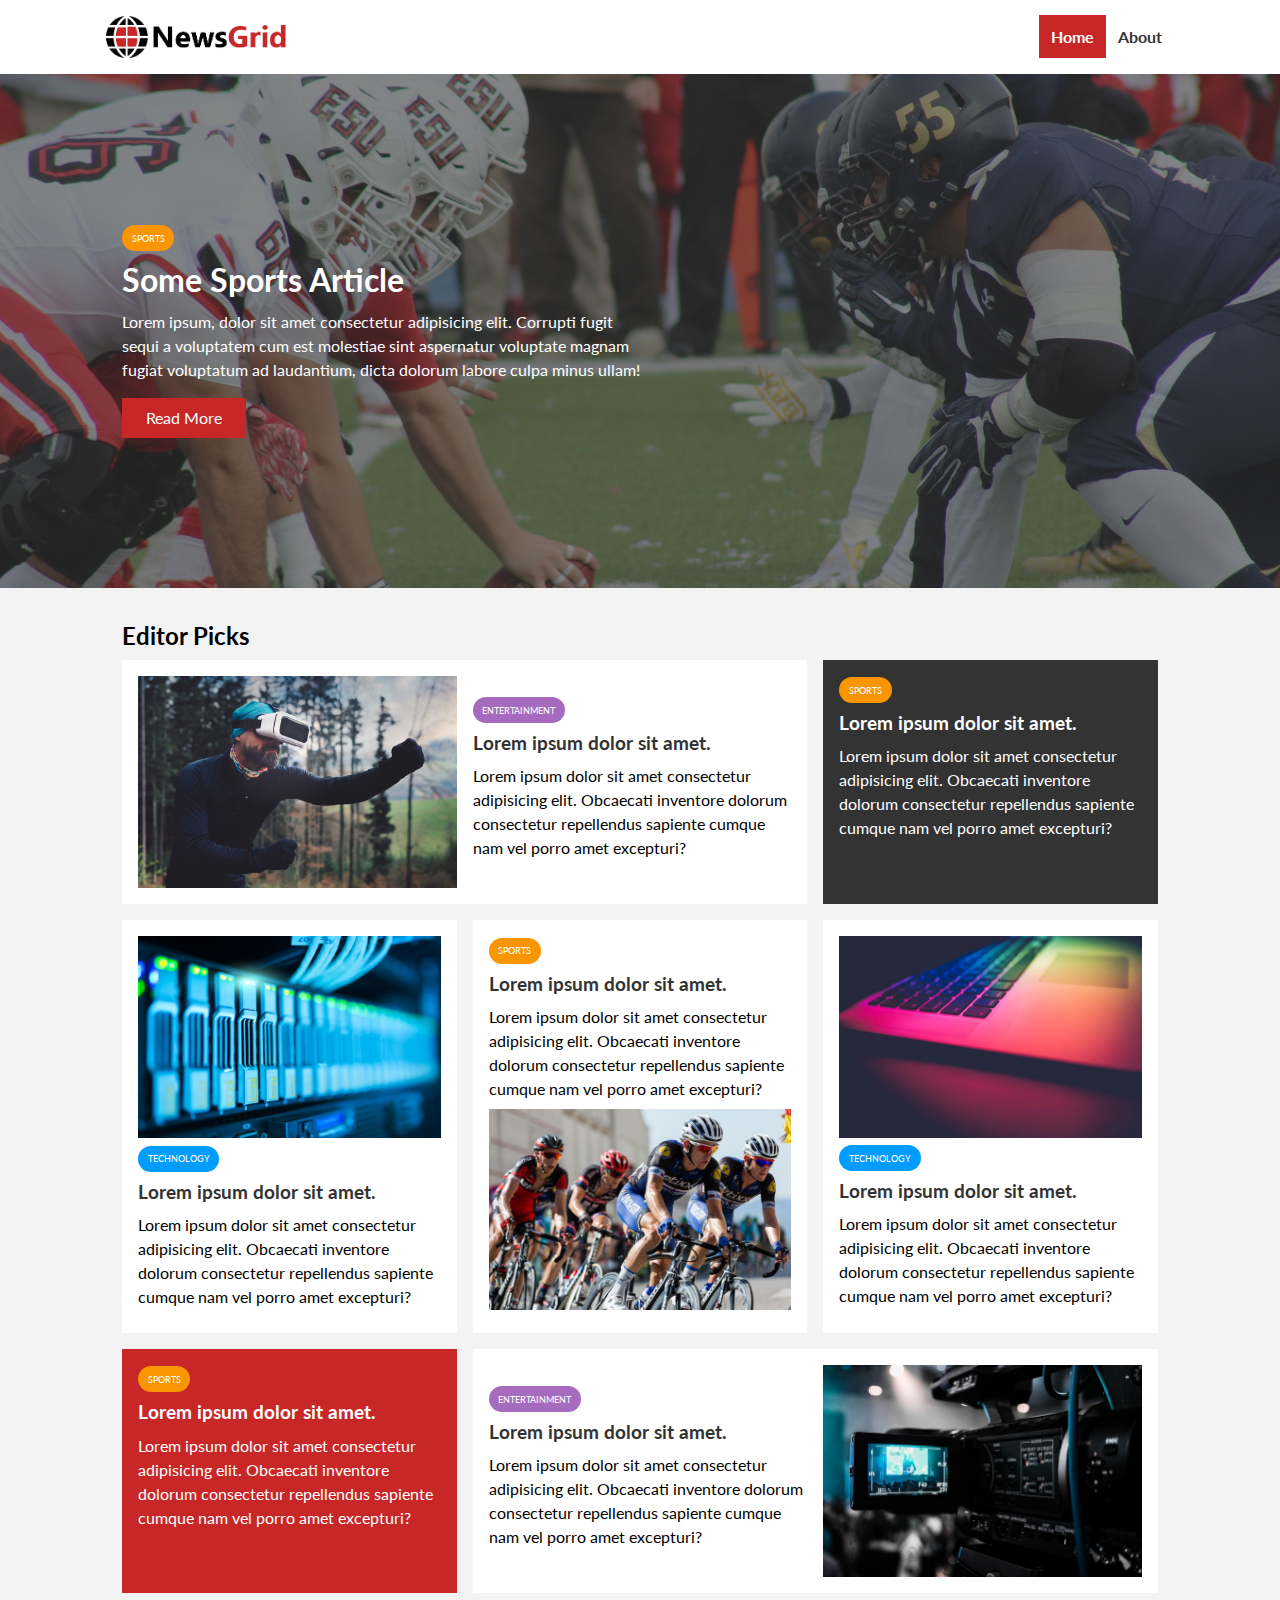
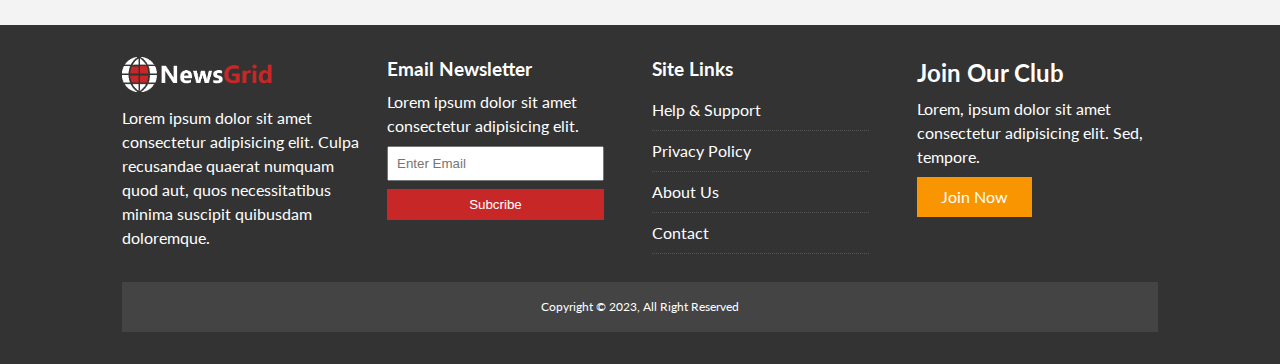
<file: index.html>
<!DOCTYPE html>
<html lang="en">
<head>
    <meta charset="UTF-8">
    <meta http-equiv="X-UA-Compatible" content="IE=edge">
    <meta name="viewport" content="width=device-width, initial-scale=1.0">
    <link href="https://fonts.googleapis.com/css2?family=Lato&display=swap" rel="stylesheet">
    <link rel="stylesheet" href="https://cdnjs.cloudflare.com/ajax/libs/font-awesome/6.3.0/css/all.min.css" integrity="sha512-SzlrxWUlpfuzQ+pcUCosxcglQRNAq/DZjVsC0lE40xsADsfeQoEypE+enwcOiGjk/bSuGGKHEyjSoQ1zVisanQ==" crossorigin="anonymous" referrerpolicy="no-referrer" />
    <link rel="stylesheet" href="css/style.css">
    <link rel="stylesheet" media="screen and (max-width: 768px)" href="css/mobile.css">
    <link rel="shortcut icon" type="image/x-icon" href="favicon.ico">
    <title>NewsGrid | Latest News</title>
</head>
<body>
    <nav id="main-nav">
        <div class="container">
            <img src="image/logo.png" alt="NewsGrid" class="logo">
            <div class="social">
                <a href="http://facebook.com" target="_blank"><i class="fab fa-facebook fa-2x"></i></a>
                <a href="http://twitter.com" target="_blank"><i class="fab fa-twitter fa-2x"></i></a>
                <a href="http://instagram.com" target="_blank"><i class="fab fa-instagram fa-2x"></i></a>
                <a href="http://youtube.com" target="_blank"><i class="fab fa-youtube fa-2x"></i></a>
            </div>
            <ul>
                <li><a href="index.html" class="current">Home</a></li>
                <li><a href="about.html">About</a></li>
            </ul>
        </div>
    </nav>

    <!-- Showcase -->
    <header id="showcase">
        <div class="container">
            <div class="showcase-container">
                <div class="showcase-content">
                    <div class="category sport">
                        Sports
                    </div>
                    <h1>Some Sports Article</h1>
                    <p>Lorem ipsum, dolor sit amet consectetur adipisicing elit. Corrupti fugit sequi a voluptatem cum est molestiae sint aspernatur voluptate magnam fugiat voluptatum ad laudantium, dicta dolorum labore culpa minus ullam!</p>
                    <a href="article.html" class="btn btn-primary">Read More</a>
                </div>
            </div>
        </div>
    </header>

    <!-- Home acticle -->
    <section id="home-articles" class="py-2">
        <div class="container">
            <h2>Editor Picks</h2>
            <div class="articles-container">
                <article class="card">
                    <img src="image/articles/ent1.jpg" alt="">
                    <div>
                        <div class="category ent">Entertainment</div>
                        <h3>
                            <a href="article.html">Lorem ipsum dolor sit amet.</a>
                        </h3>
                        <p>
                            Lorem ipsum dolor sit amet consectetur adipisicing elit. Obcaecati inventore dolorum consectetur repellendus sapiente cumque nam vel porro amet excepturi?
                        </p>
                    </div>
                </article>
                <article class="card bg-dark">
                    <div class="category sport">Sports</div>
                    <h3>
                        <a href="article.html">Lorem ipsum dolor sit amet.</a>
                    </h3>
                    <p>
                        Lorem ipsum dolor sit amet consectetur adipisicing elit. Obcaecati inventore dolorum consectetur repellendus sapiente cumque nam vel porro amet excepturi?
                    </p>
                </article>

                <article class="card">
                    <img src="image/articles/tech1.jpg" alt="">
                    <div class="category tech">Technology</div>
                    <h3>
                        <a href="article.html">Lorem ipsum dolor sit amet.</a>
                    </h3>
                    <p>
                        Lorem ipsum dolor sit amet consectetur adipisicing elit. Obcaecati inventore dolorum consectetur repellendus sapiente cumque nam vel porro amet excepturi?
                    </p>
                </article>

                <article class="card">
                    
                    <div class="category sport">Sports</div>
                    <h3>
                        <a href="article.html">Lorem ipsum dolor sit amet.</a>
                    </h3>
                    <p>
                        Lorem ipsum dolor sit amet consectetur adipisicing elit. Obcaecati inventore dolorum consectetur repellendus sapiente cumque nam vel porro amet excepturi?
                    </p>
                    <img src="image/articles/sports1.jpg" alt="">
                </article>

                <article class="card">
                    <img src="image/articles/tech2.jpg" alt="">
                    <div class="category tech">Technology</div>
                    <h3>
                        <a href="article.html">Lorem ipsum dolor sit amet.</a>
                    </h3>
                    <p>
                        Lorem ipsum dolor sit amet consectetur adipisicing elit. Obcaecati inventore dolorum consectetur repellendus sapiente cumque nam vel porro amet excepturi?
                    </p>
                </article>

                <article class="card bg-primary">
                    <div class="category sport">Sports</div>
                    <h3>
                        <a href="article.html">Lorem ipsum dolor sit amet.</a>
                    </h3>
                    <p>
                        Lorem ipsum dolor sit amet consectetur adipisicing elit. Obcaecati inventore dolorum consectetur repellendus sapiente cumque nam vel porro amet excepturi?
                    </p>
                </article>

                <article class="card">
                    <div>
                        <div class="category ent">Entertainment</div>
                        <h3>
                            <a href="article.html">Lorem ipsum dolor sit amet.</a>
                        </h3>
                        <p>
                            Lorem ipsum dolor sit amet consectetur adipisicing elit. Obcaecati inventore dolorum consectetur repellendus sapiente cumque nam vel porro amet excepturi?
                        </p>
                    </div>
                    <img src="image/articles/ent2.jpg" alt="">
                </article>
            </div>
        </div>
    </section>

    <!-- footer -->
    <footer id="main-footer" class="py-2">
        <div class="container footer-container">
            <div>
                <img src="image/logo_light.png" alt="Newsgrid">
                <p>Lorem ipsum dolor sit amet consectetur adipisicing elit. Culpa recusandae quaerat numquam quod aut, quos necessitatibus minima suscipit quibusdam doloremque.</p>
            </div>

            <div>
                <h3>Email Newsletter</h3>
                <p>Lorem ipsum dolor sit amet consectetur adipisicing elit.</p>
                <form name="contact" method="POST" data-netlify="true">
                    <input type="email" placeholder="Enter Email" name="email">
                    <input type="submit" value="Subcribe" class="btn btn-primary">
                </form>
            </div>

            <div>
                <h3>Site Links</h3>
                <ul class="list">
                    <li><a href="#">Help & Support</a></li>
                    <li><a href="#">Privacy Policy</a></li>
                    <li><a href="#">About Us</a></li>
                    <li><a href="#">Contact</a></li>
                </ul>
            </div>

            <div>
                <h2>Join Our Club</h2>
                <p>Lorem, ipsum dolor sit amet consectetur adipisicing elit. Sed, tempore.</p>
                <a href="" class="btn btn-secondary">Join Now</a>
            </div>

            <div>
                <p>
                    Copyright &copy; 2023, All Right Reserved 
                </p>
            </div>
        </div>
    </footer>
</body>
</html>
</file>
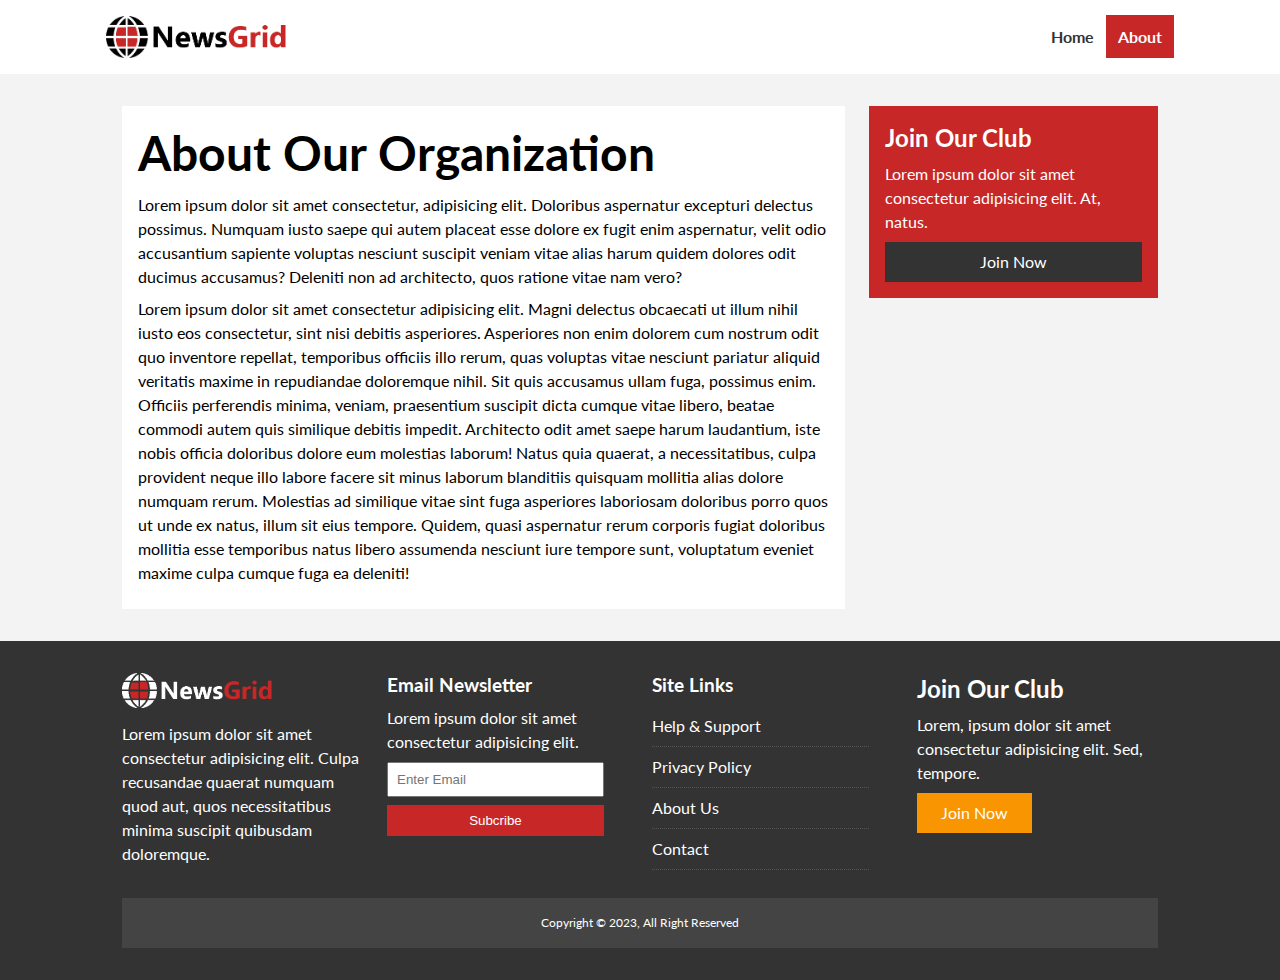
<file: about.html>
<!DOCTYPE html>
<html lang="en">
<head>
    <meta charset="UTF-8">
    <meta http-equiv="X-UA-Compatible" content="IE=edge">
    <meta name="viewport" content="width=device-width, initial-scale=1.0">
    <link href="https://fonts.googleapis.com/css2?family=Lato&display=swap" rel="stylesheet">
    <link rel="stylesheet" href="https://cdnjs.cloudflare.com/ajax/libs/font-awesome/6.3.0/css/all.min.css" integrity="sha512-SzlrxWUlpfuzQ+pcUCosxcglQRNAq/DZjVsC0lE40xsADsfeQoEypE+enwcOiGjk/bSuGGKHEyjSoQ1zVisanQ==" crossorigin="anonymous" referrerpolicy="no-referrer" />
    <link rel="stylesheet" href="css/style.css">
    <link rel="stylesheet" media="screen and (max-width: 768px)" href="css/mobile.css">
    <link rel="shortcut icon" type="image/x-icon" href="favicon.ico">
    <title>NewsGrid | About</title>
</head>
<body>
    <nav id="main-nav">
        <div class="container">
            <img src="image/logo.png" alt="NewsGrid" class="logo">
            <div class="social">
                <a href="http://facebook.com" target="_blank"><i class="fab fa-facebook fa-2x"></i></a>
                <a href="http://twitter.com" target="_blank"><i class="fab fa-twitter fa-2x"></i></a>
                <a href="http://instagram.com" target="_blank"><i class="fab fa-instagram fa-2x"></i></a>
                <a href="http://youtube.com" target="_blank"><i class="fab fa-youtube fa-2x"></i></a>
            </div>
            <ul>
                <li><a href="index.html">Home</a></li>
                <li><a href="about.html"  class="current">About</a></li>
            </ul>
        </div>
    </nav>

    <section id="about">
        <div class="container">
            <div class="page-container">
                <article class="card">
                    <h1 class="l-heading">About Our Organization</h1>
                    <p>Lorem ipsum dolor sit amet consectetur, adipisicing elit. Doloribus aspernatur excepturi delectus possimus. Numquam iusto saepe qui autem placeat esse dolore ex fugit enim aspernatur, velit odio accusantium sapiente voluptas nesciunt suscipit veniam vitae alias harum quidem dolores odit ducimus accusamus? Deleniti non ad architecto, quos ratione vitae nam vero?</p>
                    <p>Lorem ipsum dolor sit amet consectetur adipisicing elit. Magni delectus obcaecati ut illum nihil iusto eos consectetur, sint nisi debitis asperiores. Asperiores non enim dolorem cum nostrum odit quo inventore repellat, temporibus officiis illo rerum, quas voluptas vitae nesciunt pariatur aliquid veritatis maxime in repudiandae doloremque nihil. Sit quis accusamus ullam fuga, possimus enim. Officiis perferendis minima, veniam, praesentium suscipit dicta cumque vitae libero, beatae commodi autem quis similique debitis impedit. Architecto odit amet saepe harum laudantium, iste nobis officia doloribus dolore eum molestias laborum! Natus quia quaerat, a necessitatibus, culpa provident neque illo labore facere sit minus laborum blanditiis quisquam mollitia alias dolore numquam rerum. Molestias ad similique vitae sint fuga asperiores laboriosam doloribus porro quos ut unde ex natus, illum sit eius tempore. Quidem, quasi aspernatur rerum corporis fugiat doloribus mollitia esse temporibus natus libero assumenda nesciunt iure tempore sunt, voluptatum eveniet maxime culpa cumque fuga ea deleniti!</p>
                </article>
                <aside class="card bg-primary">
                    <h2>Join Our Club</h2>
                    <p>Lorem ipsum dolor sit amet consectetur adipisicing elit. At, natus.</p>
                    <a href="" class="btn btn-dark btn-block">Join Now</a>
                </aside>
            </div>
        </div>
    </section>

    <!-- footer -->
    <footer id="main-footer" class="py-2">
        <div class="container footer-container">
            <div>
                <img src="image/logo_light.png" alt="Newsgrid">
                <p>Lorem ipsum dolor sit amet consectetur adipisicing elit. Culpa recusandae quaerat numquam quod aut, quos necessitatibus minima suscipit quibusdam doloremque.</p>
            </div>

            <div>
                <h3>Email Newsletter</h3>
                <p>Lorem ipsum dolor sit amet consectetur adipisicing elit.</p>
                <form name="contact" method="POST" data-netlify="true">
                    <input type="email" placeholder="Enter Email" name="email">
                    <input type="submit" value="Subcribe" class="btn btn-primary">
                </form>
            </div>

            <div>
                <h3>Site Links</h3>
                <ul class="list">
                    <li><a href="#">Help & Support</a></li>
                    <li><a href="#">Privacy Policy</a></li>
                    <li><a href="#">About Us</a></li>
                    <li><a href="#">Contact</a></li>
                </ul>
            </div>

            <div>
                <h2>Join Our Club</h2>
                <p>Lorem, ipsum dolor sit amet consectetur adipisicing elit. Sed, tempore.</p>
                <a href="" class="btn btn-secondary">Join Now</a>
            </div>

            <div>
                <p>
                    Copyright &copy; 2023, All Right Reserved 
                </p>
            </div>
        </div>
    </footer>
</body>
</html>
</file>
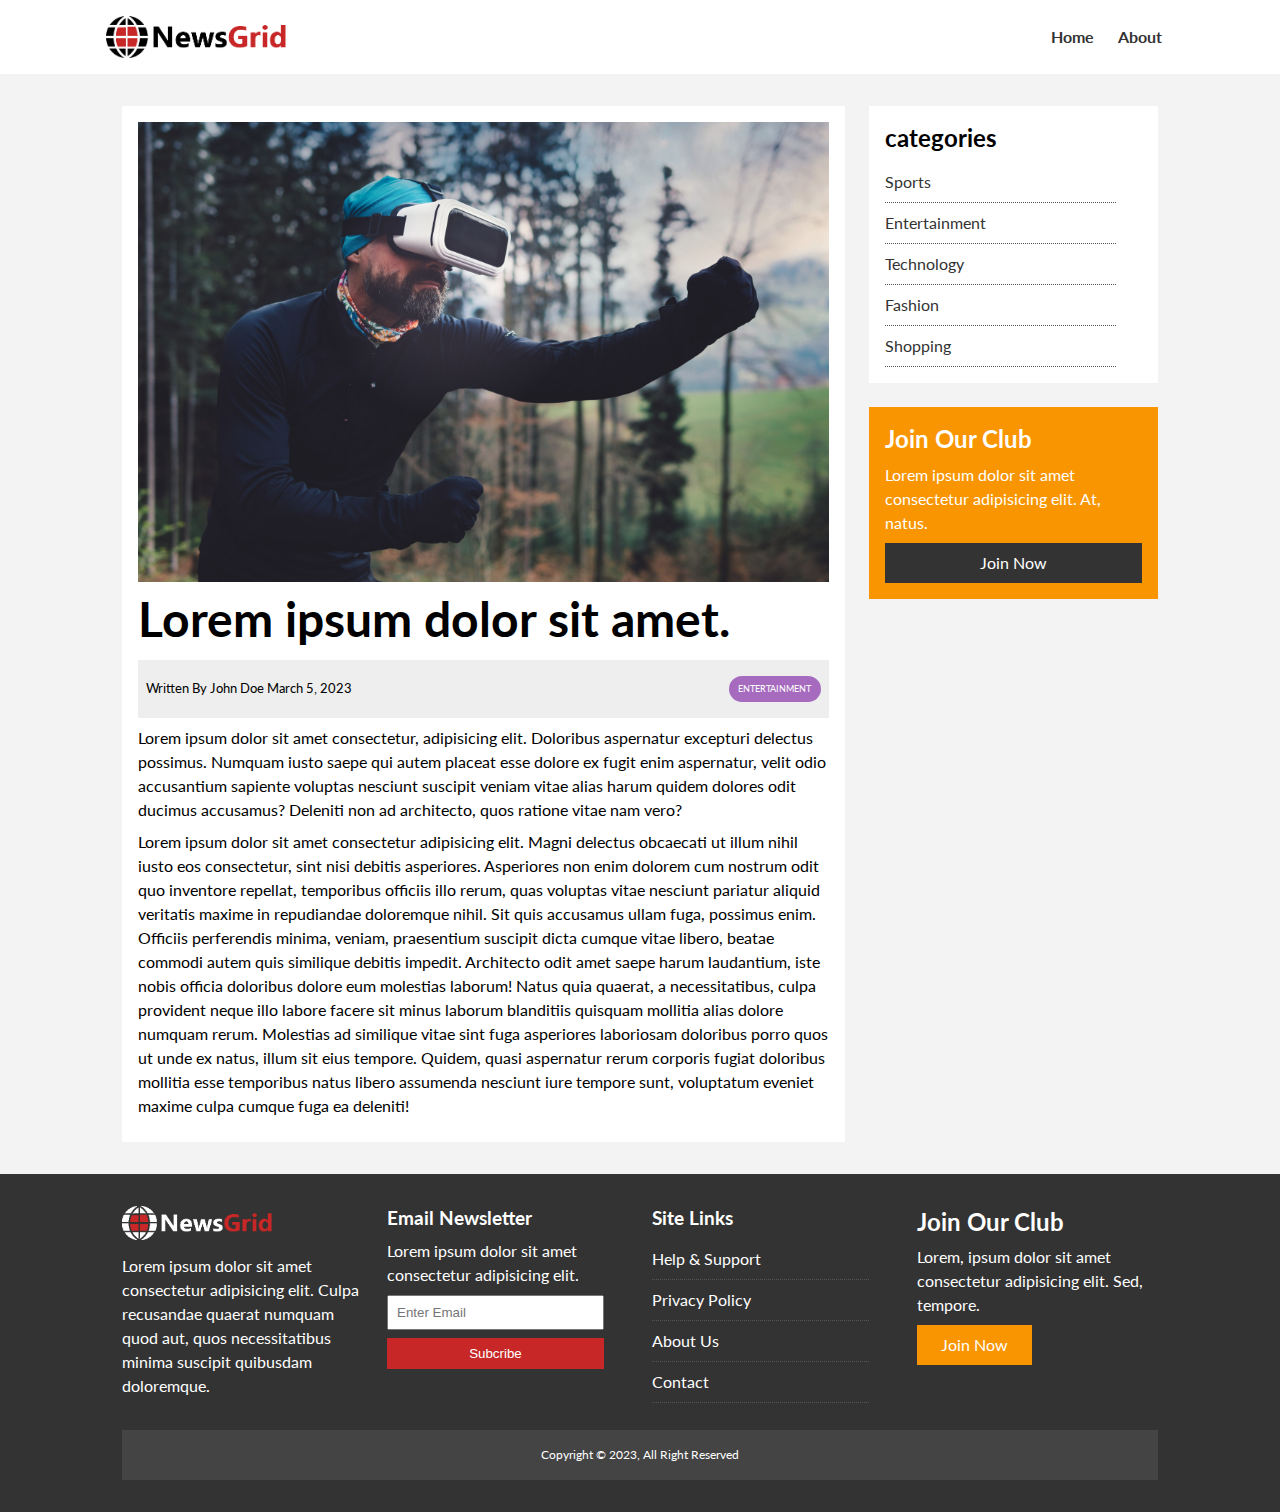
<file: article.html>
<!DOCTYPE html>
<html lang="en">
<head>
    <meta charset="UTF-8">
    <meta http-equiv="X-UA-Compatible" content="IE=edge">
    <meta name="viewport" content="width=device-width, initial-scale=1.0">
    <link href="https://fonts.googleapis.com/css2?family=Lato&display=swap" rel="stylesheet">
    <link rel="stylesheet" href="https://cdnjs.cloudflare.com/ajax/libs/font-awesome/6.3.0/css/all.min.css" integrity="sha512-SzlrxWUlpfuzQ+pcUCosxcglQRNAq/DZjVsC0lE40xsADsfeQoEypE+enwcOiGjk/bSuGGKHEyjSoQ1zVisanQ==" crossorigin="anonymous" referrerpolicy="no-referrer" />
    <link rel="stylesheet" href="css/style.css">
    <link rel="stylesheet" media="screen and (max-width: 768px)" href="css/mobile.css">
    <link rel="shortcut icon" type="image/x-icon" href="favicon.ico">
    <title>NewsGrid | Latest News</title>
</head>
<body>
    <nav id="main-nav">
        <div class="container">
            <img src="image/logo.png" alt="NewsGrid" class="logo">
            <div class="social">
                <a href="http://facebook.com" target="_blank"><i class="fab fa-facebook fa-2x"></i></a>
                <a href="http://twitter.com" target="_blank"><i class="fab fa-twitter fa-2x"></i></a>
                <a href="http://instagram.com" target="_blank"><i class="fab fa-instagram fa-2x"></i></a>
                <a href="http://youtube.com" target="_blank"><i class="fab fa-youtube fa-2x"></i></a>
            </div>
            <ul>
                <li><a href="index.html">Home</a></li>
                <li><a href="about.html">About</a></li>
            </ul>
        </div>
    </nav>

    <section id="article">
        <div class="container">
            <div class="page-container">
                <article class="card">
                    <img src="image/articles/ent1.jpg" alt="">
                    <h1 class="l-heading">Lorem ipsum dolor sit amet.</h1>
                    <div class="meta">
                        <small>
                            <i class="fas fa-user"></i> Written By John Doe March 5, 2023
                        </small>
                        <div class="category ent">
                            Entertainment
                        </div>
                    </div>
                    <p>Lorem ipsum dolor sit amet consectetur, adipisicing elit. Doloribus aspernatur excepturi delectus possimus. Numquam iusto saepe qui autem placeat esse dolore ex fugit enim aspernatur, velit odio accusantium sapiente voluptas nesciunt suscipit veniam vitae alias harum quidem dolores odit ducimus accusamus? Deleniti non ad architecto, quos ratione vitae nam vero?</p>
                    <p>Lorem ipsum dolor sit amet consectetur adipisicing elit. Magni delectus obcaecati ut illum nihil iusto eos consectetur, sint nisi debitis asperiores. Asperiores non enim dolorem cum nostrum odit quo inventore repellat, temporibus officiis illo rerum, quas voluptas vitae nesciunt pariatur aliquid veritatis maxime in repudiandae doloremque nihil. Sit quis accusamus ullam fuga, possimus enim. Officiis perferendis minima, veniam, praesentium suscipit dicta cumque vitae libero, beatae commodi autem quis similique debitis impedit. Architecto odit amet saepe harum laudantium, iste nobis officia doloribus dolore eum molestias laborum! Natus quia quaerat, a necessitatibus, culpa provident neque illo labore facere sit minus laborum blanditiis quisquam mollitia alias dolore numquam rerum. Molestias ad similique vitae sint fuga asperiores laboriosam doloribus porro quos ut unde ex natus, illum sit eius tempore. Quidem, quasi aspernatur rerum corporis fugiat doloribus mollitia esse temporibus natus libero assumenda nesciunt iure tempore sunt, voluptatum eveniet maxime culpa cumque fuga ea deleniti!</p>
                </article>
                <aside id="categories" class="card">
                    <h2>categories</h2>
                    <ul class="list">
                        <li><a href="#"><i class="fas fa-chevron-right"></i>Sports</a></li>
                        <li><a href="#"><i class="fas fa-chevron-right"></i>Entertainment</a></li>
                        <li><a href="#"><i class="fas fa-chevron-right"></i>Technology</a></li>
                        <li><a href="#"><i class="fas fa-chevron-right"></i>Fashion</a></li>
                        <li><a href="#"><i class="fas fa-chevron-right"></i>Shopping</a></li>
                    </ul>
                </aside>

                <aside class="card bg-secondary">
                    <h2>Join Our Club</h2>
                    <p>Lorem ipsum dolor sit amet consectetur adipisicing elit. At, natus.</p>
                    <a href="" class="btn btn-dark btn-block">Join Now</a>
                </aside>
            </div>
        </div>
    </section>

    <!-- footer -->
    <footer id="main-footer" class="py-2">
        <div class="container footer-container">
            <div>
                <img src="image/logo_light.png" alt="Newsgrid">
                <p>Lorem ipsum dolor sit amet consectetur adipisicing elit. Culpa recusandae quaerat numquam quod aut, quos necessitatibus minima suscipit quibusdam doloremque.</p>
            </div>

            <div>
                <h3>Email Newsletter</h3>
                <p>Lorem ipsum dolor sit amet consectetur adipisicing elit.</p>
                <form name="contact" method="POST" data-netlify="true">
                    <input type="email" placeholder="Enter Email" name="email">
                    <input type="submit" value="Subcribe" class="btn btn-primary">
                </form>
            </div>

            <div>
                <h3>Site Links</h3>
                <ul class="list">
                    <li><a href="#">Help & Support</a></li>
                    <li><a href="#">Privacy Policy</a></li>
                    <li><a href="#">About Us</a></li>
                    <li><a href="#">Contact</a></li>
                </ul>
            </div>

            <div>
                <h2>Join Our Club</h2>
                <p>Lorem, ipsum dolor sit amet consectetur adipisicing elit. Sed, tempore.</p>
                <a href="" class="btn btn-secondary">Join Now</a>
            </div>

            <div>
                <p>
                    Copyright &copy; 2023, All Right Reserved 
                </p>
            </div>
        </div>
    </footer>
</body>
</html>
</file>
<file: css/style.css>
:root{
    --primary-color: #c72727;
    --secondary-color: #f99500;
    --light-color: #f3f3f3;
    --dark-color: #333;
    --max-width: 1100px;
}

.category{
    --sport-color: #f99500;
    --ent-color: #a66bbe;
    --tech-color: #009cff;
}

*{
    margin: 0;
    padding: 0;
    box-sizing: border-box;
}

body{
    font-family: 'Lato', sans-serif;
    line-height: 1.5;
    background-color: var(--light-color);
}

a{
    color: #333;
    text-decoration: none;
}

ul{
    list-style: none;
}

p{
    margin: 0.5rem 0;
}

img{
    width: 100%;
}

h1, h2, h3, h4, h5, h6{
    font-family: 'Staatliches' cursive;
    margin-bottom: .55rem;
    line-height: 1.3;
}

/* Utility */
.container{
    max-width: var(--max-width);
    margin: 0 auto;
    padding: 0 2rem;
    overflow: hidden;
}

.category{
    display: inline-block;
    color: white;
    font-size: 0.55rem;
    text-transform: uppercase;
    padding: 0.4rem 0.6rem;
    border-radius: 15px;
    margin-bottom: 0.5rem;
}

.sport{
    background-color: var(--sport-color);
}
.ent{
    background-color: var(--ent-color);
}
.tech{
    background-color: var(--tech-color);
}

.btn{
    display: inline-block;
    border: none;
    background-color: var(--dark-color);
    color: white;
    padding: 0.5rem 1.5rem;

}

.btn-light{
    background-color: var(--light-color);
}
.btn-primary{
    background-color: var(--primary-color);
}
.btn-secondary{
    background-color: var(--secondary-color);
}

.btn:hover{
    opacity: 0.9;
}

.btn-block{
    display: block;
    width: 100%;
    text-align: center;
}

.card{
    background-color: white;
    padding: 1rem;
}

.bg-dark{
    background-color: var(--dark-color);
    color: white;
}
.bg-primary{
    background-color: var(--primary-color);
    color: white;
}
.bg-secondary{
    background-color: var(--secondary-color);
    color: white;
}

.bg-dark h1,
.bg-dark h2,
.bg-dark h3,
.bg-dark a,
.bg-primary h1,
.bg-primary h2,
.bg-primary h3,
.bg-primary a,
.bg-secondary h1,
.bg-secondary h2,
.bg-secondary h3,
.bg-secondary a{
    color:white;
}
.py-1{
    padding: 1.5rem 0;
}
.py-2{
    padding: 2rem 0;
}
.py-3{
    padding: 3rem 0;
}
.p-1{
    padding: 1.5rem;
}
.p-2{
    padding: 2rem;
}
.p-3{
    padding: 3rem;
}

.l-heading{
    font-size: 3rem;
}

.list li{
    padding: 0.5rem 0;
    border-bottom: #555 dotted 1px;
    width: 90%;
}

.list li a:hover{
    color: var(--primary-color) !important;
}

/*Inner page grid container*/
.page-container{
    display: grid;
    grid-template-columns: 5fr 2fr;
    margin: 2rem 0;
    grid-gap: 1.5rem;
}

.page-container > *:first-child{
    grid-row: 1 / span 3;
}

/* Navigation */
#main-nav{
    background-color: #fff;
    position: sticky;
    top: 0;
    z-index: 2;
}

#main-nav .container{
    display: grid;
    grid-template-columns: 6fr 3fr 2fr;
    padding: 1rem;
    align-items: center;
}

#main-nav .logo{
    width: 180px;
}

#main-nav ul{
    justify-self: end;
    display: flex;
}

#main-nav ul li a{
    padding: 0.75rem;
    font-weight: bold;
}

#main-nav ul li a.current{
    background-color: var(--primary-color);
    color: white;
}

#main-nav ul li a:hover{
    background-color: var(--light-color);
    color: var(--dark-color);
}

#main-nav .social{
    justify-self: center;
}

#main-nav .social i{
    color: #777;
    margin-right: .5rem;
}

/* Showcase */
#showcase{
    color: white;
    background-color: var(--dark-color);
    padding: 2rem;
    position: relative;
}

#showcase::before{
    content: '';
    background: url(../image/featured.jpg) no-repeat center center/cover;
    position: absolute;
    top: 0;
    left: 0;
    width: 100%;
    height: 100%;
    opacity: 0.4;
}

#showcase .showcase-container{
    display: grid;
    grid-template-columns: repeat(2, 1fr);
    justify-content: center;
    align-items: center;
    height: 50vh;
}

#showcase .showcase-content{
    z-index: 1;
}
#showcase .showcase-content p{
    margin-bottom: 1rem;
}

/* Home article */
#home-articles .articles-container{
    display: grid;
    grid-template-columns: repeat(3, 1fr);
   grid-gap: 1rem;
}

#home-articles .articles-container > *:first-child,
#home-articles .articles-container > *:last-child{
    display: grid;
    grid-template-columns: repeat(2, 1fr);
    grid-gap: 1rem;
    align-items: center;
    grid-column: 1 / span 2;
}
 /* Last child */
#home-articles .articles-container > *:last-child{
    grid-column: 2 / span 2;
}

#article .meta{
    display: flex;
    justify-content: space-between;
    align-items: center;
    background: #eee;
    padding: 0.5rem;
}
#article .meta .category{
    margin-top: 0.5rem;
}
/* footer */
#main-footer{
    background-color: var(--dark-color);
    color: white;
}

#main-footer img{
    width: 150px;
}

#main-footer a{
    color: white;
}

#main-footer .footer-container{
    display: grid;
    grid-template-columns: repeat(4, 1fr);
    grid-gap: 1.5rem;
}
#main-footer .footer-container > *:last-child{
    background-color: #444;
    padding: .5rem;
    text-align: center;
    font-size: 0.75rem;
    grid-column: 1 / span 4;
}

#main-footer .footer-container input[type='email']{
    width: 90%;
    padding: 0.5rem;
    margin-bottom: 0.5rem;
}

#main-footer .footer-container input[type='submit']{
    width: 90%;
}
</file>
<file: css/mobile.css>
/* navigation */

#main-nav .social{
    display: none;
}
#main-nav .container{
    grid-template-columns: 1fr;
    grid-gap: 1.2rem;
}
#main-nav ul,
#main-nav .logo{
    justify-self: center;
}

#main-nav ul li a{
    padding: 0.50rem;
}

/* Home */
#home-articles .articles-container{
    grid-template-columns: repeat(2, 1fr);
}

#home-articles .articles-container > 
*:first-child,
#home-articles .articles-container > 
*:last-child{
    grid-template-columns: 1fr;
    grid-column: 1;
}

@media(max-width:600px){
    /* Stack grid items */
    #showcase .showcase-container,
    #home-articles .articles-container{
        grid-template-columns: 1fr;
    }

    #main-footer .footer-container{
        grid-template-columns: 1fr;
    }

    #main-footer .footer-container  > *:last-child{
        grid-column: 1;
    }

    #main-footer .footer-container > *:first-child,
    #main-footer .footer-container > *:nth-child(2){
        border-bottom: #444 dotted 1px;
        padding-bottom: 1rem;
    }

    /* #main-footer .footer-container > *:last-child,
    #main-footer .footer-container > *:nth-child(3),
    #main-footer .footer-container > *:nth-child(4){
        border: none;
    } */

    .page-container{
        grid-template-columns: 1fr;
        text-align: center;
    }
    .page-container > *:first-child{
        grid-row: 1;
        text-align: justify;
    }
    .l-heading{
        font-size: 2rem;
    }
}
</file>
